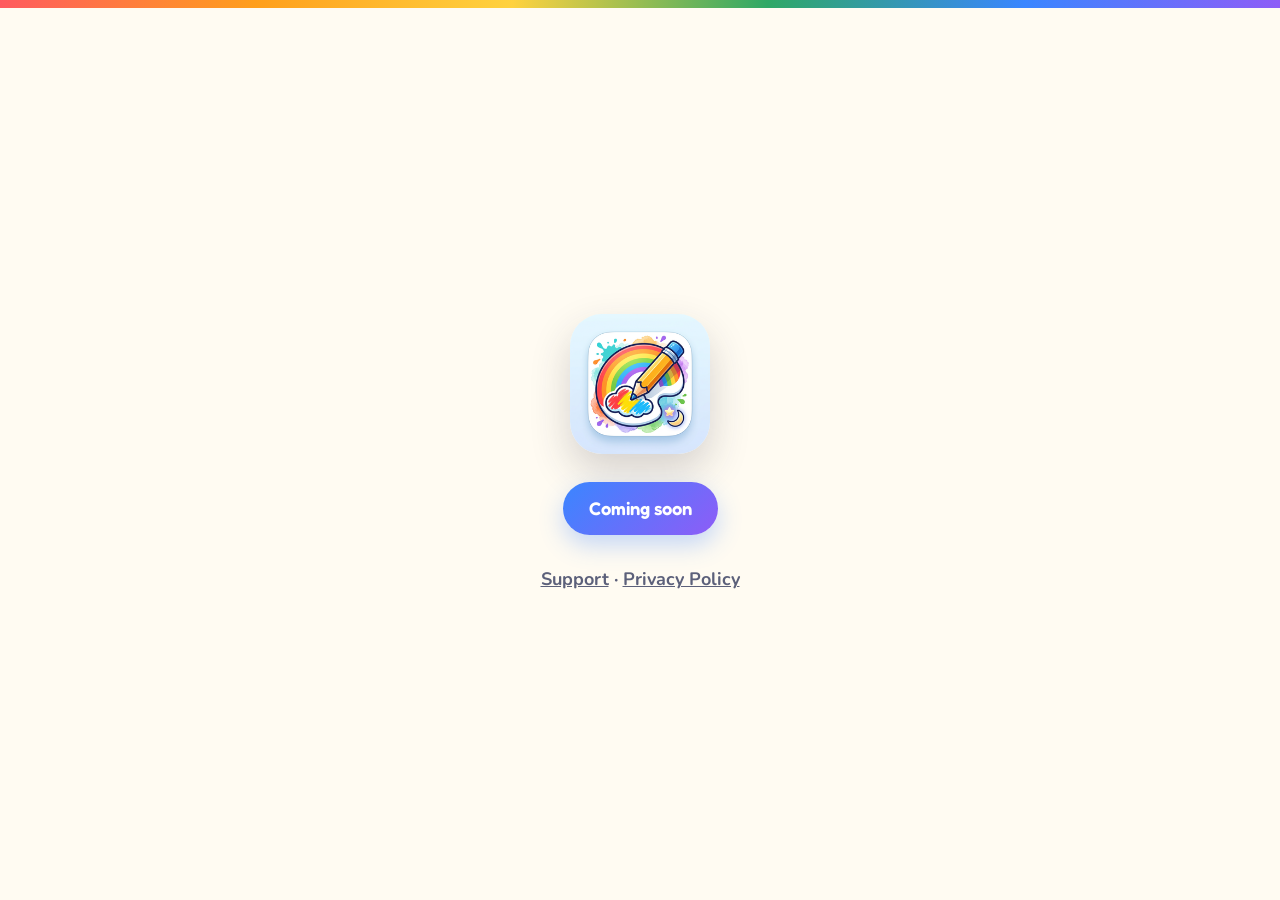
<file: index.html>
<!doctype html>
<html lang="en">
<head>
<meta charset="utf-8">
<meta name="viewport" content="width=device-width, initial-scale=1">
<title>Color Me Fun &amp; Notes – Coming Soon</title>
<meta name="description" content="Coming soon.">
<link rel="icon" href="images/favicon.png">
<link rel="apple-touch-icon" href="images/apple-touch-icon.png">
<link rel="preconnect" href="https://fonts.googleapis.com"><link rel="preconnect" href="https://fonts.gstatic.com" crossorigin>
<link href="https://fonts.googleapis.com/css2?family=Fredoka:wght@500;600&family=Nunito:wght@400;700;800;900&display=swap" rel="stylesheet">
<link rel="stylesheet" href="styles.css">
<style>
  body{min-height:100vh;display:flex;flex-direction:column}
  .soon{flex:1;display:flex;align-items:center;justify-content:center;padding:56px 20px;text-align:center}
  .soon .inner{max-width:640px}
  .soon img.icon{width:140px;height:140px;border-radius:32px;margin:0 auto 28px;box-shadow:0 18px 40px rgba(43,45,66,.2)}
  .soon h1 .c1{color:var(--red)} .soon h1 .c2{color:var(--blue)} .soon h1 .c3{color:var(--green)}
  .soon .lead{font-size:1.2rem;color:var(--soft);margin-bottom:26px}
  .pill{display:inline-block;background:linear-gradient(135deg,var(--blue),var(--purple));color:#fff;font-family:"Fredoka",sans-serif;font-weight:600;font-size:1.15rem;padding:12px 26px;border-radius:999px;margin-bottom:26px;box-shadow:0 10px 24px rgba(58,134,255,.3)}
  .soon .note{margin-bottom:30px}
  .mini-links{margin:4px 0 0;font-weight:700;color:var(--soft)}
  .mini-links a{color:var(--soft)}
  .soon .links{display:flex;gap:12px;justify-content:center;flex-wrap:wrap}
</style>
</head>
<body>
<div class="rainbow"></div>
<main class="soon">
  <div class="inner">
    <img class="icon" src="images/app-icon.png" alt="Color Me Fun &amp; Notes app icon">
    <div class="pill">Coming soon</div>
    <p class="mini-links"><a href="support.html">Support</a> · <a href="privacy.html">Privacy Policy</a></p>
  </div>
</main>
</body>
</html>
</file>
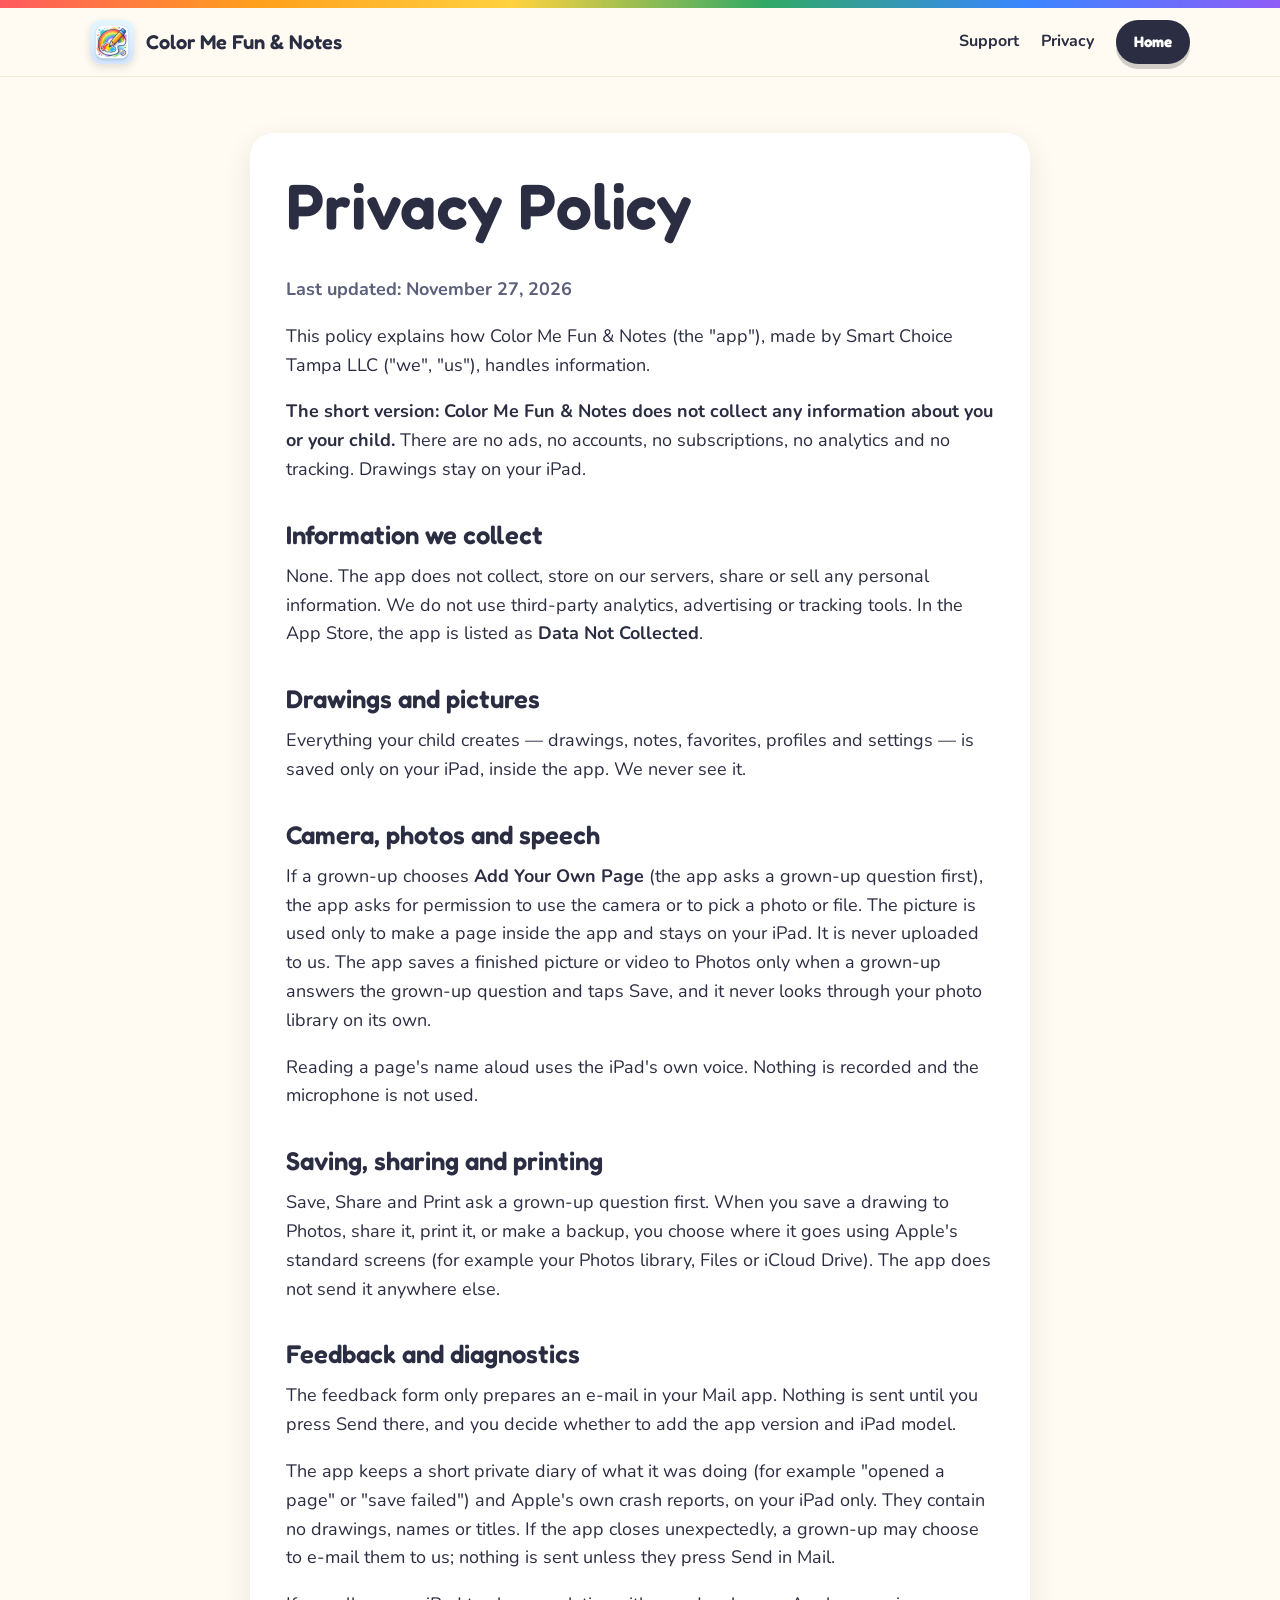
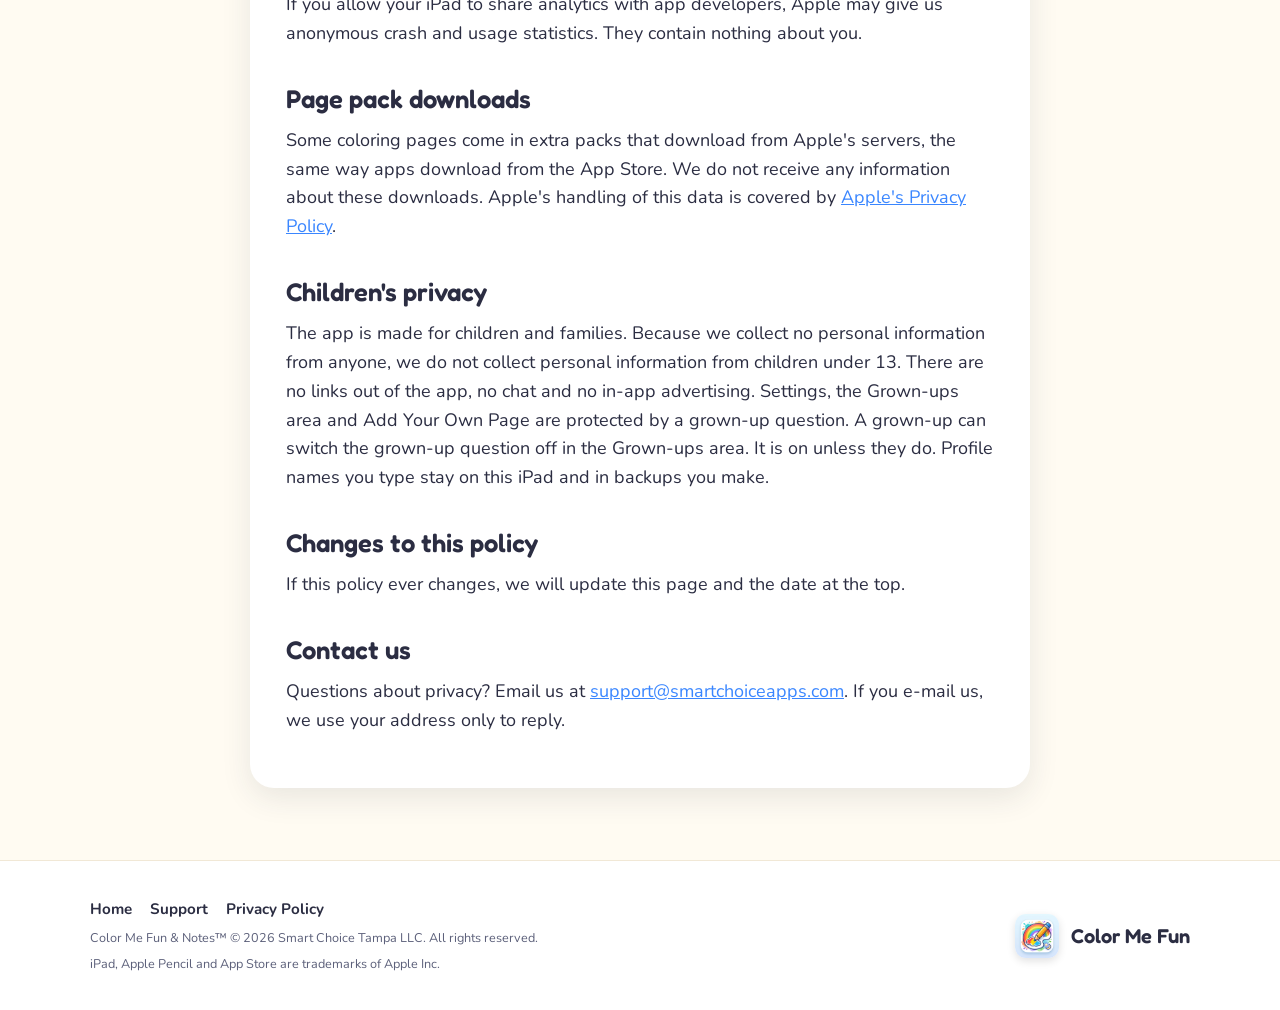
<file: privacy.html>
<!doctype html>
<html lang="en">
<head>
<meta charset="utf-8">
<meta name="viewport" content="width=device-width, initial-scale=1">
<title>Privacy Policy – Color Me Fun &amp; Notes</title>
<link rel="icon" href="images/favicon.png">
<link rel="apple-touch-icon" href="images/apple-touch-icon.png">
<link rel="preconnect" href="https://fonts.googleapis.com"><link rel="preconnect" href="https://fonts.gstatic.com" crossorigin>
<link href="https://fonts.googleapis.com/css2?family=Fredoka:wght@500;600&family=Nunito:wght@400;700;800;900&display=swap" rel="stylesheet">
<link rel="stylesheet" href="styles.css">
</head>
<body>
<div class="rainbow"></div>
<header class="site">
  <div class="wrap">
    <a class="brand" href="index.html"><img src="images/app-icon.png" alt="">Color Me Fun &amp; Notes</a>
    <nav class="links">
      <a href="support.html">Support</a>
      <a href="privacy.html">Privacy</a>
      <a class="btn small" href="index.html">Home</a>
    </nav>
  </div>
</header>
<main class="doc">
  <div class="frame">
    <h1>Privacy Policy</h1>
    <p class="updated">Last updated: November 27, 2026</p>
    <p>This policy explains how Color Me Fun &amp; Notes (the "app"), made by Smart Choice Tampa LLC ("we", "us"), handles information.</p>
    <p><b>The short version: Color Me Fun &amp; Notes does not collect any information about you or your child.</b> There are no ads, no accounts, no subscriptions, no analytics and no tracking. Drawings stay on your iPad.</p>

    <h2>Information we collect</h2>
    <p>None. The app does not collect, store on our servers, share or sell any personal information. We do not use third-party analytics, advertising or tracking tools. In the App Store, the app is listed as <b>Data Not Collected</b>.</p>

    <h2>Drawings and pictures</h2>
    <p>Everything your child creates — drawings, notes, favorites, profiles and settings — is saved only on your iPad, inside the app. We never see it.</p>

    <h2>Camera, photos and speech</h2>
    <p>If a grown-up chooses <b>Add Your Own Page</b> (the app asks a grown-up question first), the app asks for permission to use the camera or to pick a photo or file. The picture is used only to make a page inside the app and stays on your iPad. It is never uploaded to us. The app saves a finished picture or video to Photos only when a grown-up answers the grown-up question and taps Save, and it never looks through your photo library on its own.</p>
    <p>Reading a page's name aloud uses the iPad's own voice. Nothing is recorded and the microphone is not used.</p>

    <h2>Saving, sharing and printing</h2>
    <p>Save, Share and Print ask a grown-up question first. When you save a drawing to Photos, share it, print it, or make a backup, you choose where it goes using Apple's standard screens (for example your Photos library, Files or iCloud Drive). The app does not send it anywhere else.</p>

    <h2>Feedback and diagnostics</h2>
    <p>The feedback form only prepares an e-mail in your Mail app. Nothing is sent until you press Send there, and you decide whether to add the app version and iPad model.</p>
    <p>The app keeps a short private diary of what it was doing (for example "opened a page" or "save failed") and Apple's own crash reports, on your iPad only. They contain no drawings, names or titles. If the app closes unexpectedly, a grown-up may choose to e-mail them to us; nothing is sent unless they press Send in Mail.</p>

    <p>If you allow your iPad to share analytics with app developers, Apple may give us anonymous crash and usage statistics. They contain nothing about you.</p>

    <h2>Page pack downloads</h2>
    <p>Some coloring pages come in extra packs that download from Apple's servers, the same way apps download from the App Store. We do not receive any information about these downloads. Apple's handling of this data is covered by <a href="https://www.apple.com/legal/privacy/" rel="noopener">Apple's Privacy Policy</a>.</p>

    <h2>Children's privacy</h2>
    <p>The app is made for children and families. Because we collect no personal information from anyone, we do not collect personal information from children under 13. There are no links out of the app, no chat and no in-app advertising. Settings, the Grown-ups area and Add Your Own Page are protected by a grown-up question. A grown-up can switch the grown-up question off in the Grown-ups area. It is on unless they do. Profile names you type stay on this iPad and in backups you make.</p>

    <h2>Changes to this policy</h2>
    <p>If this policy ever changes, we will update this page and the date at the top.</p>

    <h2>Contact us</h2>
    <p>Questions about privacy? Email us at <a href="mailto:support@smartchoiceapps.com">support@smartchoiceapps.com</a>. If you e-mail us, we use your address only to reply.</p>
  </div>
</main>
<footer>
  <div class="wrap">
    <div>
      <nav><a href="index.html">Home</a><a href="support.html">Support</a><a href="privacy.html">Privacy Policy</a></nav>
      <small>Color Me Fun &amp; Notes™ © 2026 Smart Choice Tampa LLC. All rights reserved.</small>
      <small>iPad, Apple Pencil and App Store are trademarks of Apple Inc.</small>
    </div>
    <a class="brand" href="index.html"><img src="images/app-icon.png" alt="">Color Me Fun</a>
  </div>
</footer>
</body>
</html>
</file>
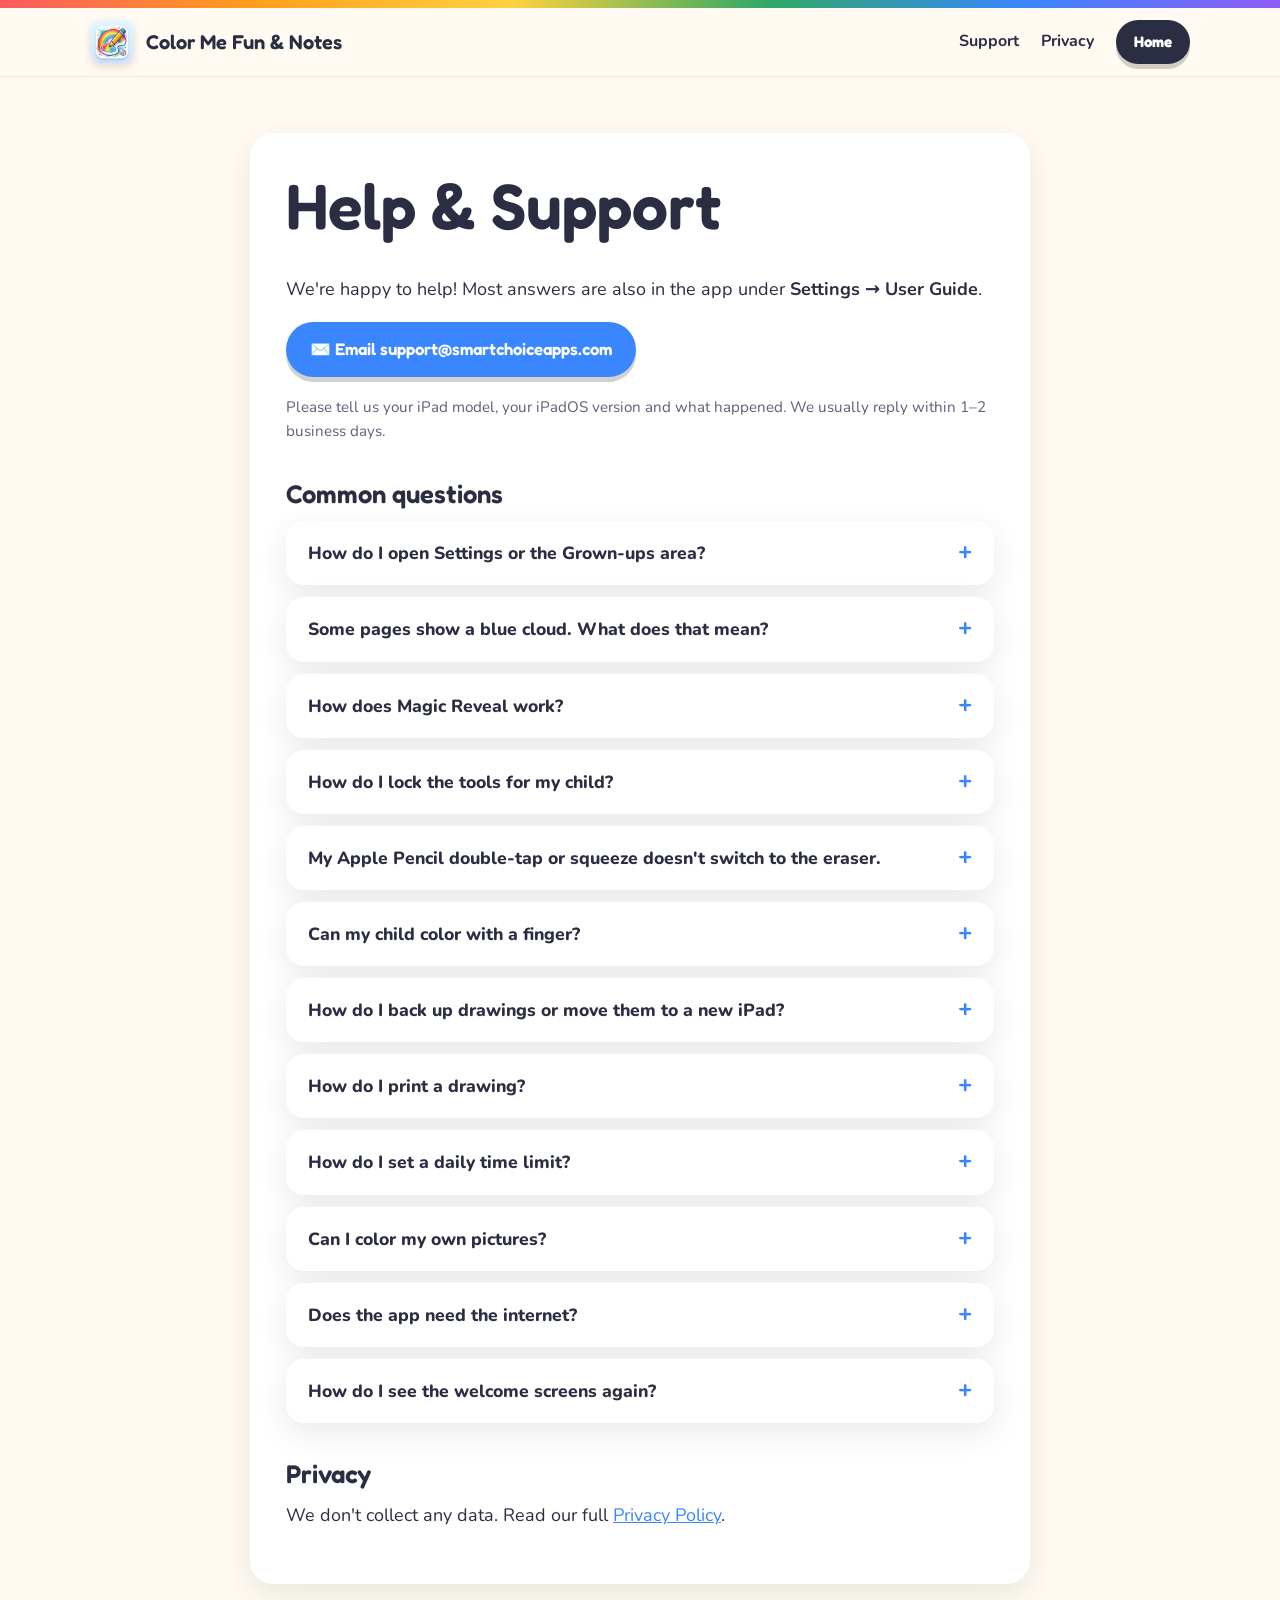
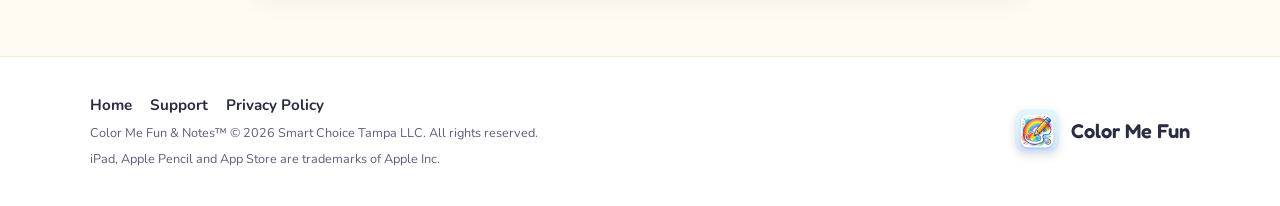
<file: support.html>
<!doctype html>
<html lang="en">
<head>
<meta charset="utf-8">
<meta name="viewport" content="width=device-width, initial-scale=1">
<title>Support – Color Me Fun &amp; Notes</title>
<link rel="icon" href="images/favicon.png">
<link rel="apple-touch-icon" href="images/apple-touch-icon.png">
<link rel="preconnect" href="https://fonts.googleapis.com"><link rel="preconnect" href="https://fonts.gstatic.com" crossorigin>
<link href="https://fonts.googleapis.com/css2?family=Fredoka:wght@500;600&family=Nunito:wght@400;700;800;900&display=swap" rel="stylesheet">
<link rel="stylesheet" href="styles.css">
</head>
<body>
<div class="rainbow"></div>
<header class="site">
  <div class="wrap">
    <a class="brand" href="index.html"><img src="images/app-icon.png" alt="">Color Me Fun &amp; Notes</a>
    <nav class="links">
      <a href="support.html">Support</a>
      <a href="privacy.html">Privacy</a>
      <a class="btn small" href="index.html">Home</a>
    </nav>
  </div>
</header>
<main class="doc">
  <div class="frame">
    <h1>Help &amp; Support</h1>
    <p>We're happy to help! Most answers are also in the app under <b>Settings → User Guide</b>.</p>
    <p><a class="btn blue" href="mailto:support@smartchoiceapps.com?subject=Color%20Me%20Fun%20%26%20Notes%20help">✉️ Email support@smartchoiceapps.com</a></p>
    <p class="note">Please tell us your iPad model, your iPadOS version and what happened. We usually reply within 1–2 business days.</p>

    <h2>Common questions</h2>
    <details><summary>How do I open Settings or the Grown-ups area?</summary><p>Tap the <b>gear</b> (Settings) or the <b>Grown-ups</b> button at the top of the home screen. A simple math question appears first — this keeps little ones from changing settings by accident.</p></details>
    <details><summary>Some pages show a blue cloud. What does that mean?</summary><p>Those pages are in a page pack that hasn't downloaded yet. Connect to Wi-Fi, tap the page, then tap <b>Get this pack</b>. After that, the pack works offline. You can manage packs in <b>Grown-ups → Page Packs</b>. To see only the pages that are already on your iPad, switch on <b>On this iPad only</b> above the pages.</p></details>
    <details><summary>How does Magic Reveal work?</summary><p>On pages that have a colored picture, tap <b>Reveal</b> in the toolbar, then rub the page with your finger or Apple Pencil to uncover the colors. Tap Reveal again to go back to coloring.</p></details>
    <details><summary>How do I lock the tools for my child?</summary><p>Open <b>More → Lock</b> while drawing, choose which tools are allowed, and lock. To unlock, hold the lock button for a second.</p></details>
    <details><summary>My Apple Pencil double-tap or squeeze doesn't switch to the eraser.</summary><p>Check iPad Settings → Apple Pencil and make sure double-tap or squeeze is turned on and set to "Switch between current tool and eraser".</p></details>
    <details><summary>Can my child color with a finger?</summary><p>Yes. Open <b>More → Touch Mode</b> to switch between finger and Apple Pencil drawing.</p></details>
    <details><summary>How do I back up drawings or move them to a new iPad?</summary><p>Open the Gallery and use <b>Backup</b> (a grown-up question appears first). Save the backup to Files or iCloud Drive. On the new iPad, install the app, open the Gallery and choose <b>Restore</b>.</p></details>
    <details><summary>How do I print a drawing?</summary><p>While drawing, open <b>More → Share</b> and choose Print. A grown-up question appears first. Any AirPrint printer works.</p></details>
    <details><summary>How do I set a daily time limit?</summary><p>Tap <b>Grown-ups</b> on the home screen, open <b>Time &amp; Activity</b> and choose a daily limit. When time is up, a friendly break screen appears; a grown-up can add more time.</p></details>
    <details><summary>Can I color my own pictures?</summary><p>Yes. Tap <b>Add Your Own Page</b> on the home screen (a grown-up question appears first), then choose a photo, the camera, a scan or a file. The picture stays on your iPad.</p></details>
    <details><summary>Does the app need the internet?</summary><p>No. Everything works offline. The internet is only needed once to download an extra page pack.</p></details>
    <details><summary>How do I see the welcome screens again?</summary><p>Tap <b>Grown-ups</b> on the home screen and choose <b>Show welcome again</b> in the Help group.</p></details>

    <h2>Privacy</h2>
    <p>We don't collect any data. Read our full <a href="privacy.html">Privacy Policy</a>.</p>
  </div>
</main>
<footer>
  <div class="wrap">
    <div>
      <nav><a href="index.html">Home</a><a href="support.html">Support</a><a href="privacy.html">Privacy Policy</a></nav>
      <small>Color Me Fun &amp; Notes™ © 2026 Smart Choice Tampa LLC. All rights reserved.</small>
      <small>iPad, Apple Pencil and App Store are trademarks of Apple Inc.</small>
    </div>
    <a class="brand" href="index.html"><img src="images/app-icon.png" alt="">Color Me Fun</a>
  </div>
</footer>
</body>
</html>
</file>
<file: styles.css>
:root{
  --cream:#FFFBF2; --paper:#FFFFFF; --ink:#2B2D42; --soft:#5C607A;
  --red:#FF5A5F; --orange:#FF9F1C; --yellow:#FFD23F; --green:#2FA866; --blue:#3A86FF; --purple:#8E5CF7; --pink:#FF7EB6;
  --radius:24px; --shadow:0 10px 30px rgba(43,45,66,.10);
}
*{box-sizing:border-box}
html{scroll-behavior:smooth}
body{margin:0;background:var(--cream);color:var(--ink);font-family:"Nunito",system-ui,-apple-system,sans-serif;font-size:18px;line-height:1.6}
img{max-width:100%;height:auto;display:block}
a{color:var(--blue)}
h1,h2,h3{font-family:"Fredoka","Nunito",system-ui,sans-serif;line-height:1.15;margin:0 0 .5em;font-weight:600}
h1{font-size:clamp(2.3rem,5.5vw,4rem)}
h2{font-size:clamp(1.9rem,4vw,2.8rem)}
h3{font-size:1.3rem}
p{margin:0 0 1em}
.wrap{max-width:1140px;margin:0 auto;padding:0 20px}
.rainbow{height:8px;background:linear-gradient(90deg,var(--red),var(--orange),var(--yellow),var(--green),var(--blue),var(--purple))}

/* header */
header.site{position:sticky;top:0;z-index:20;background:rgba(255,251,242,.92);backdrop-filter:blur(8px);border-bottom:1px solid #F1E8D6}
header.site .wrap{display:flex;align-items:center;justify-content:space-between;gap:16px;padding-top:12px;padding-bottom:12px}
.brand{display:flex;align-items:center;gap:12px;text-decoration:none;color:var(--ink);font-family:"Fredoka",sans-serif;font-weight:600;font-size:1.25rem}
.brand img{width:44px;height:44px;border-radius:11px;box-shadow:0 3px 8px rgba(0,0,0,.12)}
nav.links{display:flex;gap:22px;align-items:center}
nav.links a{color:var(--ink);text-decoration:none;font-weight:700;font-size:1rem}
nav.links a:hover{color:var(--blue)}
nav.links a.btn,nav.links a.btn:hover{color:#fff}
nav.links a.btn:hover{background:var(--blue)}
@media (max-width:820px){nav.links a:not(.btn){display:none}}

/* buttons */
.btn{display:inline-flex;align-items:center;gap:10px;border:0;cursor:pointer;text-decoration:none;font-family:"Fredoka",sans-serif;font-weight:600;font-size:1.05rem;padding:14px 24px;border-radius:999px;background:var(--ink);color:#fff;box-shadow:0 5px 0 rgba(0,0,0,.18);transition:transform .15s}
.btn:hover{transform:translateY(-2px)}
.btn.small{padding:10px 18px;font-size:.95rem}
.btn.light{background:#fff;color:var(--ink);box-shadow:0 5px 0 #E6DCC8}
.btn.blue{background:var(--blue)}
.btn svg{width:22px;height:22px;fill:currentColor}

/* hero */
.hero{padding:64px 0 40px;overflow:hidden}
.hero .wrap{display:grid;grid-template-columns:1.05fr 1fr;gap:48px;align-items:center}
.eyebrow{display:inline-block;background:#fff;border:2px solid #F1E8D6;border-radius:999px;padding:6px 16px;font-weight:800;font-size:.9rem;color:var(--purple);margin-bottom:18px}
.hero h1 .c1{color:var(--red)} .hero h1 .c2{color:var(--blue)} .hero h1 .c3{color:var(--green)}
.hero p.lead{font-size:1.25rem;color:var(--soft);max-width:34em}
.cta-row{display:flex;flex-wrap:wrap;gap:14px;margin:28px 0 12px}
.note{font-size:.95rem;color:var(--soft)}
.ipad{position:relative;background:#1F2133;border-radius:30px;padding:14px;aspect-ratio:4/3;display:flex;align-items:center;box-shadow:0 30px 60px rgba(43,45,66,.25);transform:rotate(2deg)}
.ipad img{border-radius:18px;background:#fff;width:100%;height:100%;object-fit:cover}
.blob{position:absolute;border-radius:50%;filter:blur(2px);z-index:-1}
.hero .art{position:relative;z-index:1}
.hero .art .b1{width:160px;height:160px;background:var(--yellow);top:-40px;right:-30px}
.hero .art .b2{width:120px;height:120px;background:var(--pink);bottom:-30px;left:-30px}
.sticker{position:absolute;background:#fff;border-radius:16px;padding:10px 14px;font-weight:800;box-shadow:var(--shadow);font-size:.95rem}
.sticker.s1{left:-24px;top:22%;transform:rotate(-6deg);color:var(--purple)}
.sticker.s2{right:-14px;bottom:12%;transform:rotate(5deg);color:var(--green)}
@media (max-width:900px){.hero .wrap{grid-template-columns:1fr}.hero{padding-top:36px}.sticker.s1{left:6px}.sticker.s2{right:6px}}

/* stats */
.stats{display:grid;grid-template-columns:repeat(4,1fr);gap:16px;margin:36px auto 0}
.stat{background:#fff;border-radius:20px;padding:18px;text-align:center;box-shadow:var(--shadow)}
.stat b{display:block;font-family:"Fredoka",sans-serif;font-size:2rem;line-height:1}
.stat span{font-size:.95rem;color:var(--soft);font-weight:700}
.stat:nth-child(1) b{color:var(--red)}.stat:nth-child(2) b{color:var(--blue)}.stat:nth-child(3) b{color:var(--green)}.stat:nth-child(4) b{color:var(--purple)}
@media (max-width:700px){.stats{grid-template-columns:repeat(2,1fr)}}

section{padding:72px 0}
.center{text-align:center}
.section-intro{max-width:40em;margin:0 auto 40px;color:var(--soft);font-size:1.15rem}

/* reveal */
.reveal-section{background:#fff}
.reveal-box{position:relative;max-width:900px;margin:0 auto;border-radius:var(--radius);overflow:hidden;box-shadow:0 20px 50px rgba(43,45,66,.18);border:10px solid #1F2133;background:#fff center/cover no-repeat}
.reveal-box canvas{display:block;width:100%;height:auto;cursor:crosshair;touch-action:none}
.reveal-hint{position:absolute;left:50%;top:50%;transform:translate(-50%,-50%);background:rgba(43,45,66,.85);color:#fff;padding:12px 20px;border-radius:999px;font-weight:800;pointer-events:none;transition:opacity .4s;white-space:nowrap}
.reveal-controls{display:flex;justify-content:center;gap:12px;margin-top:22px;flex-wrap:wrap}
.chips{display:flex;justify-content:center;gap:10px;margin-bottom:22px;flex-wrap:wrap}
.chip{border:2px solid #E9E0CC;background:#fff;border-radius:999px;padding:8px 16px;font-weight:800;cursor:pointer;font-family:inherit;font-size:.95rem;color:var(--ink)}
.chip.on{background:var(--yellow);border-color:var(--yellow)}

/* features */
.grid{display:grid;grid-template-columns:repeat(4,1fr);gap:20px}
@media (max-width:1000px){.grid{grid-template-columns:repeat(2,1fr)}}
@media (max-width:560px){.grid{grid-template-columns:1fr}}
.card{background:#fff;border-radius:var(--radius);padding:26px;box-shadow:var(--shadow);border-top:8px solid var(--c,var(--blue))}
.card .icon{width:54px;height:54px;border-radius:16px;display:grid;place-items:center;font-size:28px;background:color-mix(in srgb,var(--c) 15%,white);margin-bottom:14px}
.card p{color:var(--soft);font-size:1rem;margin:0}

/* split rows */
.split{display:grid;grid-template-columns:1fr 1fr;gap:48px;align-items:center}
.split.flip .text{order:2}
@media (max-width:860px){.split{grid-template-columns:1fr}.split.flip .text{order:0}}
.ticks{list-style:none;padding:0;margin:0}
.ticks li{padding-left:36px;position:relative;margin-bottom:12px}
.ticks li:before{content:"✓";position:absolute;left:0;top:1px;width:26px;height:26px;border-radius:50%;background:var(--green);color:#fff;display:grid;place-items:center;font-weight:900;font-size:.85rem}
.frame{background:#fff;border-radius:var(--radius);padding:18px;box-shadow:var(--shadow)}
.trace-pair{display:grid;grid-template-columns:1fr 1fr;gap:14px}
.trace-pair .frame{padding:10px}

/* page wall */
.wall-section{background:linear-gradient(180deg,#FFF4D6,#FFFBF2)}
.wall{display:grid;grid-template-columns:repeat(auto-fill,minmax(150px,1fr));gap:16px}
.tile{background:#fff;border-radius:18px;padding:10px;box-shadow:var(--shadow);text-align:center;transition:transform .2s}
.tile:nth-child(odd){transform:rotate(-1.5deg)} .tile:nth-child(even){transform:rotate(1.5deg)}
.tile:hover{transform:rotate(0) scale(1.05)}
.tile img{border-radius:12px;aspect-ratio:1;object-fit:cover;width:100%}
.tile span{display:block;font-weight:800;font-size:.9rem;margin-top:6px}
.packs{display:flex;flex-wrap:wrap;justify-content:center;gap:8px;margin-top:32px}
.packs span{background:#fff;border-radius:999px;padding:6px 14px;font-weight:700;font-size:.9rem;border:2px solid #F1E8D6}

/* grown-ups */
.grownups{background:#22243A;color:#fff}
.grownups h2{color:#fff}
.grownups .section-intro{color:#C9CBE0}
.grownups .card{background:#2D3050;box-shadow:none;color:#fff}
.grownups .card p{color:#C9CBE0}
.badges{display:flex;flex-wrap:wrap;justify-content:center;gap:12px;margin-top:36px}
.badges span{border:2px solid #4A4E78;border-radius:999px;padding:8px 18px;font-weight:800}

/* faq */
details{background:#fff;border-radius:18px;padding:18px 22px;margin-bottom:12px;box-shadow:var(--shadow)}
summary{cursor:pointer;font-weight:800;font-size:1.1rem;list-style:none}
summary::-webkit-details-marker{display:none}
summary:after{content:"+";float:right;font-size:1.5rem;line-height:1;color:var(--blue)}
details[open] summary:after{content:"–"}
details p{margin:12px 0 0;color:var(--soft)}
.faq{max-width:820px;margin:0 auto}

/* final cta */
.final{text-align:center;padding:80px 0}
.final .box{background:linear-gradient(135deg,var(--blue),var(--purple));color:#fff;border-radius:36px;padding:56px 24px;box-shadow:0 20px 50px rgba(58,134,255,.3)}
.final h2{color:#fff}
.final p{color:#E8E6FF;font-size:1.15rem}
.final img{width:96px;height:96px;border-radius:22px;margin:0 auto 18px;box-shadow:0 10px 24px rgba(0,0,0,.25)}

/* footer */
footer{background:#fff;border-top:1px solid #F1E8D6;padding:36px 0;font-size:.95rem;color:var(--soft)}
footer .wrap{display:flex;flex-wrap:wrap;justify-content:space-between;gap:16px;align-items:center}
footer nav a{margin-right:18px;font-weight:700;color:var(--ink);text-decoration:none}
footer small{display:block;margin-top:6px}

/* simple pages */
.doc{max-width:820px;margin:0 auto;padding:56px 20px 72px}
.doc .frame{padding:36px}
.doc h2{font-size:1.6rem;margin-top:1.4em}
.doc li{margin-bottom:8px}
.updated{color:var(--soft);font-weight:700}

.privacy-promise{max-width:860px;margin:36px auto 0;background:#2D3050;border-radius:var(--radius);padding:28px 30px;text-align:center}
.privacy-promise h3{font-size:1.5rem;margin-bottom:.4em}
.privacy-promise p{color:#C9CBE0;margin:0}
</file>
